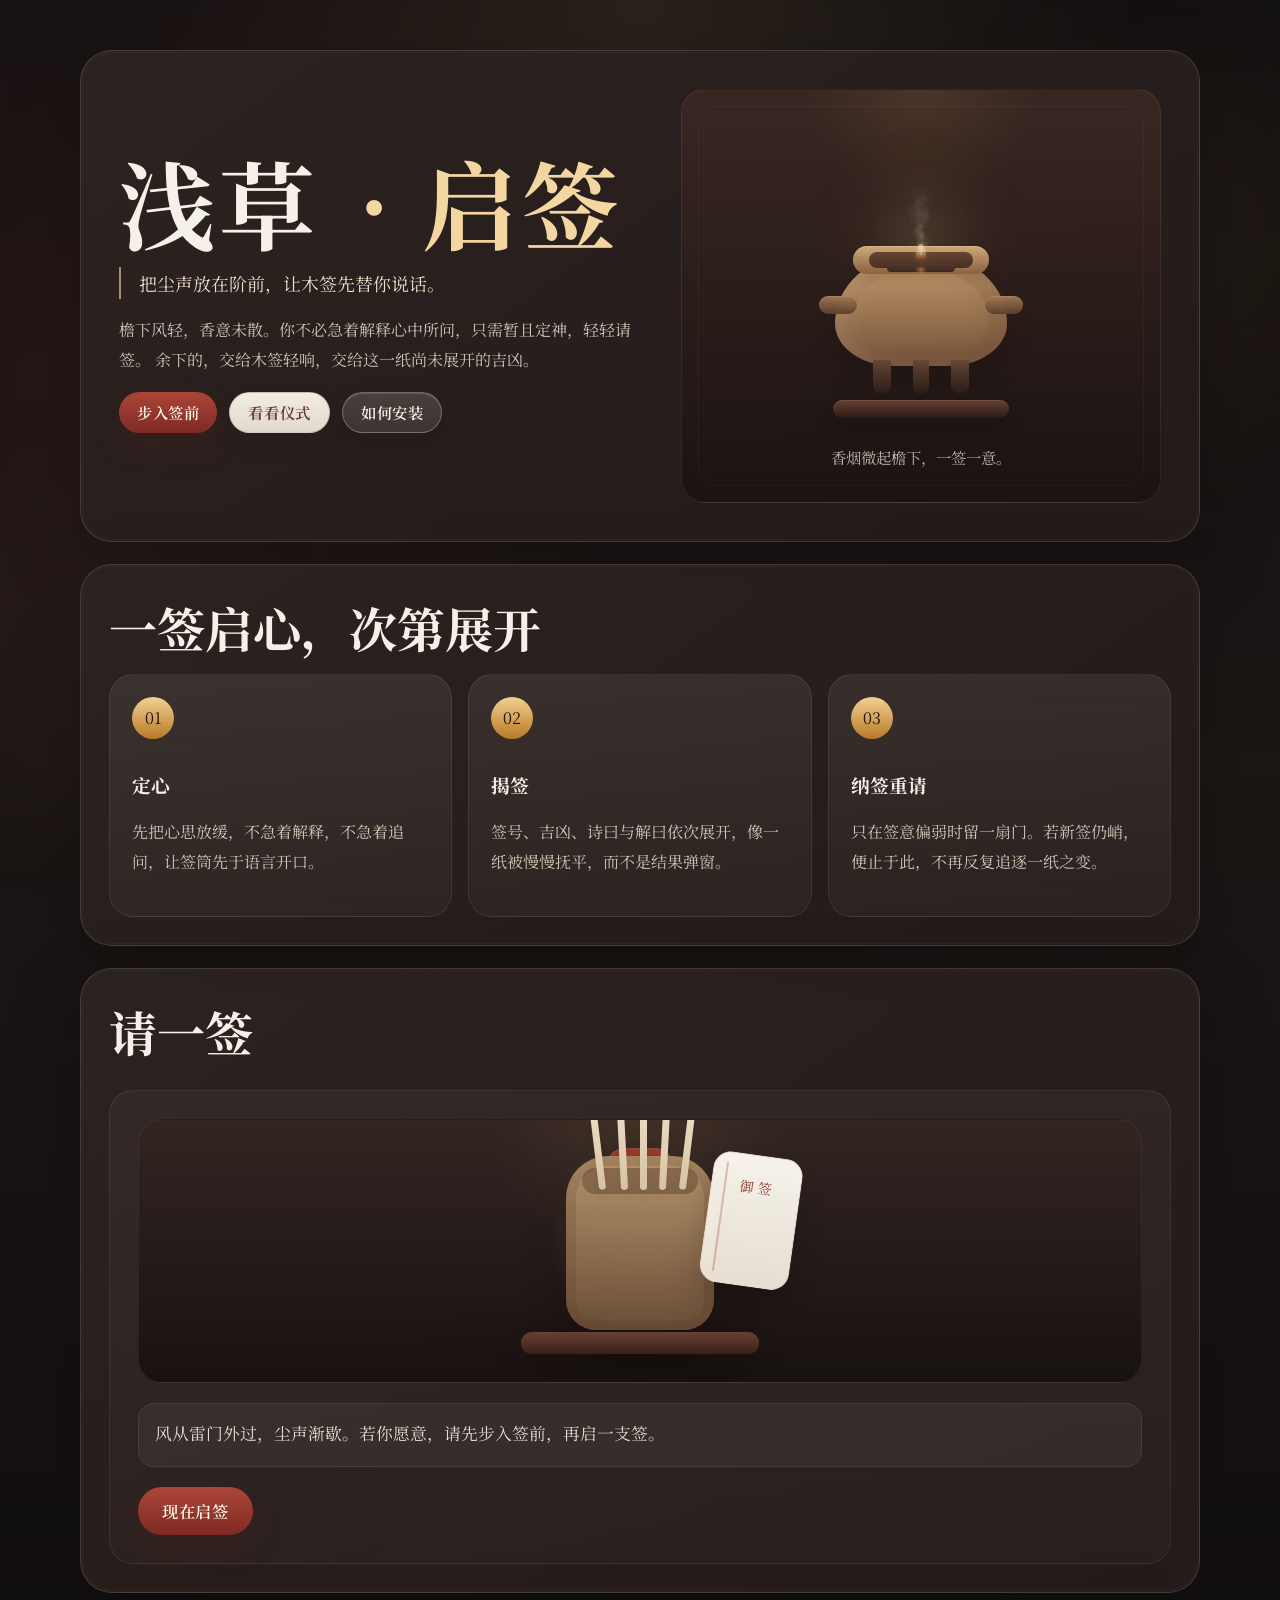
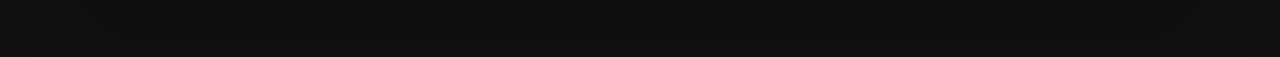
<file: index.html>
<!doctype html>
<html lang="zh-CN">
  <head>
    <meta charset="utf-8" />
    <meta http-equiv="refresh" content="0; url=./app/" />
    <meta name="viewport" content="width=device-width, initial-scale=1" />
    <title>浅草寺 · 启签</title>
    <script>
      window.location.replace("./app/");
    </script>
  </head>
  <body>
    <p>正在前往 <a href="./app/">浅草寺 · 启签</a>。</p>
  </body>
</html>
</file>
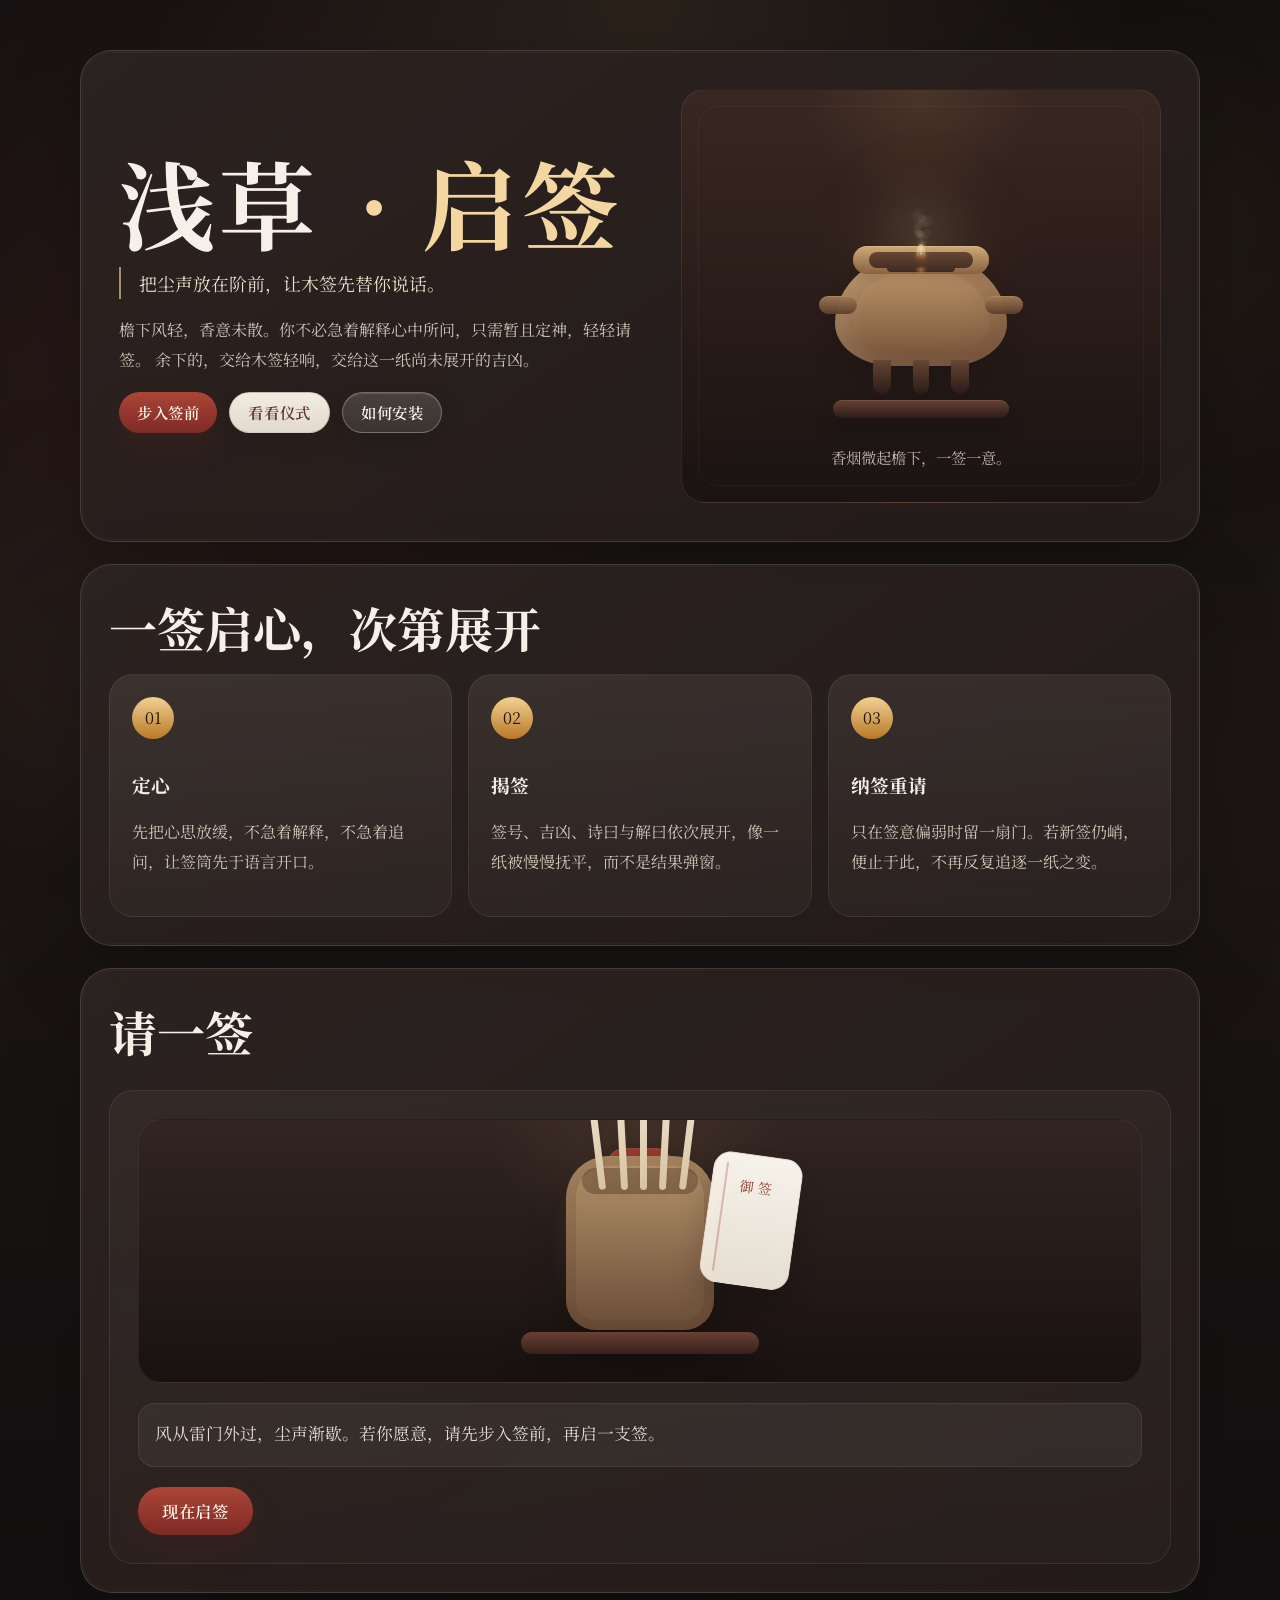
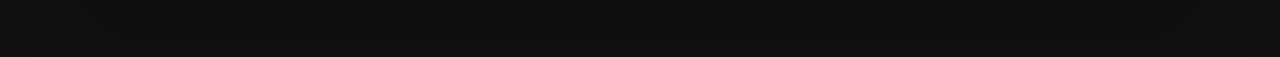
<file: app/index.html>
<!doctype html>
<html lang="zh-CN">
  <head>
    <meta charset="utf-8" />
    <meta
      name="viewport"
      content="width=device-width, initial-scale=1, viewport-fit=cover"
    />
    <meta name="theme-color" content="#7b261b" />
    <meta
      name="description"
      content="浅草·启签 app：以更有仪式感的移动端体验，请一支真实的浅草观音灵签。"
    />
    <meta name="mobile-web-app-capable" content="yes" />
    <meta name="apple-mobile-web-app-capable" content="yes" />
    <meta name="apple-mobile-web-app-title" content="浅草·启签" />
    <meta name="apple-mobile-web-app-status-bar-style" content="black-translucent" />
    <title>浅草·启签</title>
    <link rel="preconnect" href="https://fonts.googleapis.com" />
    <link rel="preconnect" href="https://fonts.gstatic.com" crossorigin />
    <link
      rel="stylesheet"
      href="https://fonts.googleapis.com/css2?family=Noto+Serif+SC:wght@400;500;600;700&display=swap"
    />
    <link rel="icon" href="./icon.svg" type="image/svg+xml" />
    <link rel="apple-touch-icon" href="./icons/apple-touch-icon-180.png" />
    <link rel="manifest" href="./manifest.webmanifest" />
    <link rel="stylesheet" href="./styles.css?v=20260418-incense4" />
  </head>
  <body>
    <div class="page-glow page-glow-a"></div>
    <div class="page-glow page-glow-b"></div>

    <main class="app-shell">
      <section class="hero panel">
        <div class="hero-copy">
          <h1>
            浅草
            <span>· 启签</span>
          </h1>
          <blockquote>
            把尘声放在阶前，让木签先替你说话。
          </blockquote>
          <p class="hero-body">
            檐下风轻，香意未散。你不必急着解释心中所问，只需暂且定神，轻轻请签。
            余下的，交给木签轻响，交给这一纸尚未展开的吉凶。
          </p>
          <div class="hero-actions">
            <button class="button button-primary" id="start-ritual">
              步入签前
            </button>
            <button class="button button-secondary" id="scroll-overview">
              看看仪式
            </button>
            <button class="button button-ghost" id="install-app" hidden>
              安装到手机
            </button>
          </div>
          <p class="install-note hidden" id="install-hint"></p>
        </div>

        <div class="hero-scene" aria-hidden="true">
          <div class="hero-incense">
            <div class="incense-aura"></div>
            <div class="incense-smoke">
              <canvas class="smoke-canvas" id="hero-smoke"></canvas>
            </div>
            <div class="incense-burner">
              <div class="incense-mouth"></div>
              <div class="incense-ash"></div>
              <div class="incense-ember"></div>
              <div class="incense-flame-shell">
                <div class="incense-flame"></div>
              </div>
              <span class="incense-handle incense-handle-left"></span>
              <span class="incense-handle incense-handle-right"></span>
              <span class="incense-foot incense-foot-left"></span>
              <span class="incense-foot incense-foot-center"></span>
              <span class="incense-foot incense-foot-right"></span>
            </div>
            <div class="incense-plinth"></div>
          </div>
          <div class="scene-caption">香烟微起檐下，一签一意。</div>
        </div>
      </section>

      <section class="overview panel" id="overview">
        <div class="overview-heading">
          <h2>一签启心，次第展开</h2>
        </div>
        <div class="overview-grid">
          <article class="overview-card">
            <span class="overview-step">01</span>
            <h3>定心</h3>
            <p>先把心思放缓，不急着解释，不急着追问，让签筒先于语言开口。</p>
          </article>
          <article class="overview-card">
            <span class="overview-step">02</span>
            <h3>揭签</h3>
            <p>签号、吉凶、诗曰与解曰依次展开，像一纸被慢慢抚平，而不是结果弹窗。</p>
          </article>
          <article class="overview-card">
            <span class="overview-step">03</span>
            <h3>纳签重请</h3>
            <p>只在签意偏弱时留一扇门。若新签仍峭，便止于此，不再反复追逐一纸之变。</p>
          </article>
        </div>
      </section>

      <section class="ritual panel ritual-panel" id="ritual-panel">
        <div class="panel-heading">
          <div>
            <h2 id="ritual-title">请一签</h2>
          </div>
          <button class="button button-ghost" id="reset-session" hidden>
            收起签纸
          </button>
        </div>

        <div class="ritual-stage" id="ritual-stage">
          <div class="ritual-machine" id="ritual-machine" aria-hidden="true">
            <div class="machine-aura"></div>
            <div class="machine-label">签筒</div>
            <div class="machine-vessel">
              <span class="machine-stick machine-stick-a"></span>
              <span class="machine-stick machine-stick-b"></span>
              <span class="machine-stick machine-stick-c"></span>
              <span class="machine-stick machine-stick-d"></span>
              <span class="machine-stick machine-stick-e"></span>
            </div>
            <div class="machine-slip-card">
              <span>御签</span>
            </div>
            <div class="machine-base"></div>
          </div>

          <div class="ritual-status" id="ritual-status">
            把指尖轻轻停在这里，等一支签从静里响出来。
          </div>

          <div class="ritual-actions" id="ritual-actions">
            <button class="button button-primary button-large" id="draw-button">
              现在启签
            </button>
          </div>
        </div>

        <section class="result hidden" id="result-card" aria-live="polite">
          <div class="result-topline" id="result-topline"></div>
          <div class="result-reveal" id="result-reveal"></div>
          <div class="fortune-chip" id="fortune-chip"></div>

          <section class="fortune-section">
            <h3>诗曰</h3>
            <p class="poem" id="fortune-poem"></p>
          </section>

          <section class="fortune-section">
            <h3>签意</h3>
            <p class="explain" id="fortune-summary"></p>
            <p class="explain explain-detail" id="fortune-explain"></p>
          </section>

          <section class="fortune-section">
            <h3>解曰</h3>
            <ul class="guidance-list" id="fortune-guidance"></ul>
          </section>

          <section class="ritual-note hidden" id="redraw-note">
            <h3>若你不欲留此签</h3>
            <p id="redraw-invitation"></p>
            <p id="redraw-ritual"></p>
            <p id="redraw-shift"></p>
          </section>

          <section class="ritual-note hidden" id="fate-shift-note">
            <h3>转势</h3>
            <p id="fate-shift-before"></p>
            <p id="fate-shift-after"></p>
          </section>

          <section class="ritual-stop hidden" id="stop-note">
            <p class="stop-label">今日宜止</p>
            <p>
              新签仍示峭意，今日的签话已经说尽。与其再追一纸之变，不如先把脚步放稳，把心火慢慢收低。
            </p>
          </section>

          <p class="result-closing" id="result-closing"></p>

          <div class="result-actions" id="result-actions"></div>
        </section>
      </section>
    </main>

    <dialog class="ritual-dialog" id="redraw-dialog">
      <form method="dialog" class="ritual-dialog-card">
        <h3>纳签重请</h3>
        <p>
          旧签若你不愿强留，便把它留在纸上，让那一段滞气止于此处。若你决定再启一回，新签将只照见从此刻起的路数。
        </p>
        <div class="dialog-actions">
          <button class="button button-secondary" value="cancel">再想想</button>
          <button class="button button-primary" id="confirm-redraw" value="default">
            销此旧签，再启新签
          </button>
        </div>
      </form>
    </dialog>

    <dialog class="ritual-dialog" id="install-dialog">
      <form method="dialog" class="ritual-dialog-card">
        <h3>添加到主屏幕</h3>
        <p class="dialog-copy" id="install-dialog-copy"></p>
        <ul class="dialog-list" id="install-dialog-steps"></ul>
        <div class="dialog-actions">
          <button class="button button-secondary" id="close-install-dialog" value="cancel">
            我知道了
          </button>
        </div>
      </form>
    </dialog>

    <template id="action-button-template">
      <button class="button"></button>
    </template>

    <script type="module" src="./app.js?v=20260418-wind4"></script>
  </body>
</html>
</file>
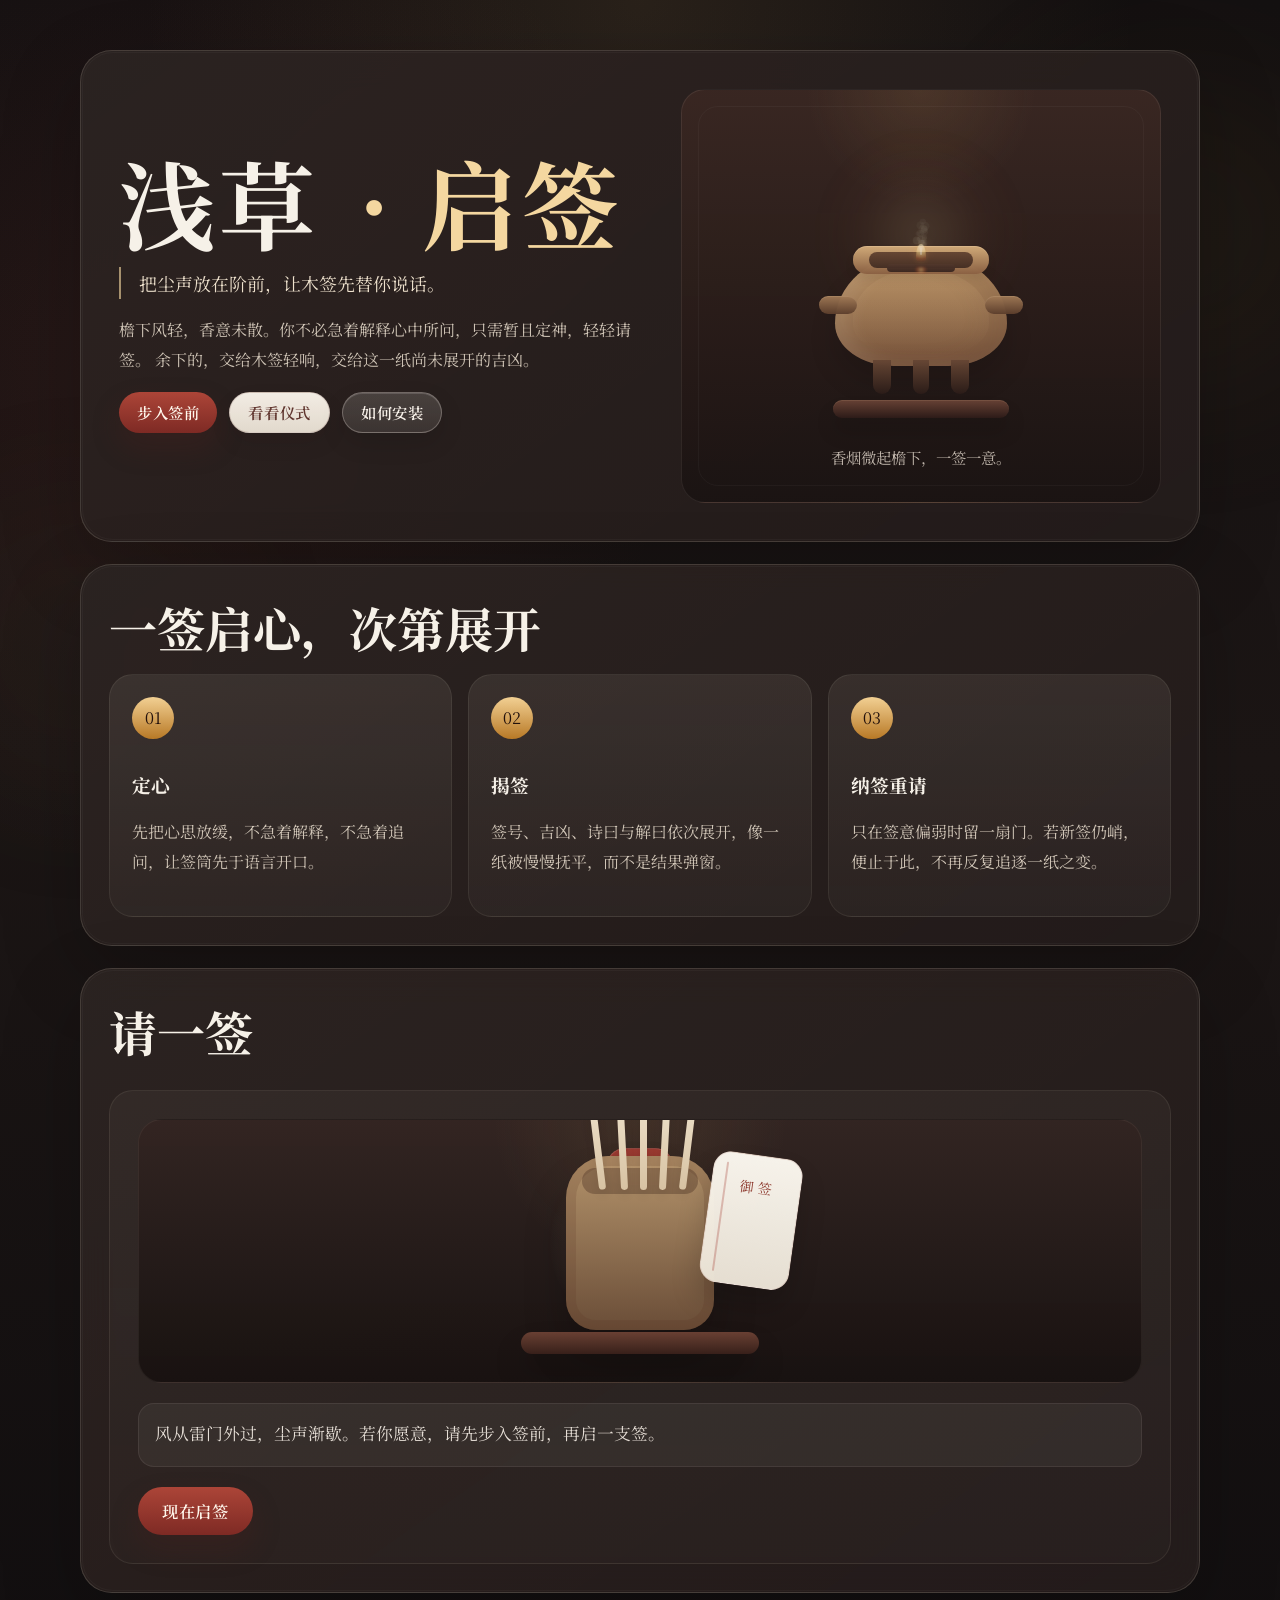
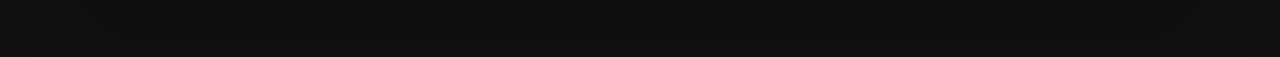
<file: ios/AsakusaOmikuji/AsakusaOmikuji/WebAssets/index.html>
<!doctype html>
<html lang="zh-CN">
  <head>
    <meta charset="utf-8" />
    <meta http-equiv="refresh" content="0; url=./app/" />
    <meta name="viewport" content="width=device-width, initial-scale=1" />
    <title>浅草·启签</title>
    <script>
      window.location.replace("./app/");
    </script>
  </head>
  <body>
    <p>正在前往 <a href="./app/">浅草·启签</a>。</p>
  </body>
</html>
</file>
<file: app/styles.css>
:root {
  --bg-ink: #141111;
  --bg-lacquer: #241b19;
  --bg-rust: #5b3029;
  --paper: #f6f1e8;
  --paper-deep: #e9dfcf;
  --gold: #b38b52;
  --vermilion: #a33d33;
  --vermilion-deep: #7e2a24;
  --wood: #8b6848;
  --sumi: #211816;
  --gold-soft: rgba(191, 138, 44, 0.22);
  --moss: #55674f;
  --ink: #251815;
  --ink-soft: rgba(37, 24, 21, 0.74);
  --line: rgba(255, 245, 227, 0.14);
  --shadow: 0 28px 80px rgba(0, 0, 0, 0.22);
  --radius-xl: 32px;
  --radius-lg: 24px;
  --radius-md: 18px;
  --ease-out: cubic-bezier(0.2, 0.8, 0.2, 1);
  font-family: "Noto Serif SC", "Songti SC", "STSong", "Iowan Old Style",
    "Palatino Linotype", "Book Antiqua", Baskerville, "Times New Roman", serif;
}

* {
  box-sizing: border-box;
}

html {
  scroll-behavior: smooth;
}

body {
  margin: 0;
  min-height: 100vh;
  color: var(--paper);
  background:
    radial-gradient(circle at top, rgba(179, 139, 82, 0.14), transparent 28%),
    radial-gradient(circle at 14% 22%, rgba(163, 61, 51, 0.12), transparent 30%),
    linear-gradient(180deg, #131011 0%, #1c1615 46%, #120f10 100%);
  overflow-x: hidden;
}

body::before {
  content: "";
  position: fixed;
  inset: 0;
  pointer-events: none;
  background-image:
    linear-gradient(115deg, rgba(255, 255, 255, 0.018), transparent 36%),
    linear-gradient(65deg, rgba(255, 255, 255, 0.012), transparent 28%),
    repeating-linear-gradient(
      90deg,
      rgba(255, 255, 255, 0.01),
      rgba(255, 255, 255, 0.01) 1px,
      transparent 1px,
      transparent 26px
    );
  mask-image: radial-gradient(circle at center, black, transparent 88%);
  opacity: 0.2;
}

.page-glow {
  position: fixed;
  border-radius: 999px;
  filter: blur(90px);
  opacity: 0.34;
  pointer-events: none;
}

.page-glow-a {
  width: 20rem;
  height: 20rem;
  top: 8%;
  right: -4rem;
  background: rgba(191, 138, 44, 0.2);
}

.page-glow-b {
  width: 18rem;
  height: 18rem;
  bottom: 12%;
  left: -4rem;
  background: rgba(104, 133, 88, 0.14);
}

.app-shell {
  position: relative;
  z-index: 1;
  width: min(1120px, calc(100% - 32px));
  margin: 0 auto;
  padding: 28px 0 64px;
}

.panel {
  position: relative;
  overflow: hidden;
  margin-top: 22px;
  border: 1px solid var(--line);
  border-radius: var(--radius-xl);
  background:
    linear-gradient(145deg, rgba(255, 245, 227, 0.05), rgba(255, 245, 227, 0.02)),
    rgba(32, 24, 23, 0.94);
  box-shadow: var(--shadow);
  backdrop-filter: blur(18px);
}

.panel::after {
  content: "";
  position: absolute;
  inset: 1px;
  border-radius: calc(var(--radius-xl) - 1px);
  pointer-events: none;
  border: 1px solid rgba(255, 255, 255, 0.03);
}

.hero {
  display: grid;
  gap: 32px;
  padding: 28px;
}

.eyebrow {
  margin: 0 0 14px;
  font-size: 0.78rem;
  letter-spacing: 0.22em;
  text-transform: uppercase;
  color: rgba(245, 236, 218, 0.58);
}

.hero h1 {
  margin: 0;
  font-size: clamp(3rem, 9vw, 6rem);
  line-height: 0.92;
  letter-spacing: 0.04em;
}

.hero h1 span {
  display: inline-block;
  margin-left: 0.12em;
  color: #f4d7a0;
}

blockquote {
  margin: 20px 0 0;
  padding-left: 18px;
  border-left: 2px solid rgba(244, 215, 160, 0.62);
  font-size: 1.12rem;
  line-height: 1.8;
  color: rgba(255, 242, 220, 0.92);
}

.hero-body,
.overview-card p {
  font-size: 1rem;
  line-height: 1.9;
  color: rgba(255, 243, 226, 0.78);
}

.install-note {
  margin: 12px 0 0;
  font-size: 0.94rem;
  line-height: 1.8;
  color: rgba(255, 243, 226, 0.7);
}

.hero-actions,
.ritual-actions,
.dialog-actions,
.result-actions {
  display: flex;
  flex-wrap: wrap;
  gap: 12px;
}

.button {
  appearance: none;
  border: 0;
  border-radius: 999px;
  padding: 12px 18px;
  font: inherit;
  font-size: 0.96rem;
  line-height: 1;
  font-weight: 600;
  letter-spacing: 0.04em;
  cursor: pointer;
  transition:
    transform 220ms var(--ease-out),
    box-shadow 220ms var(--ease-out),
    background-color 220ms var(--ease-out),
    color 220ms var(--ease-out),
    opacity 220ms var(--ease-out);
}

.button:focus-visible {
  outline: 2px solid rgba(244, 215, 160, 0.72);
  outline-offset: 2px;
}

.button:hover {
  transform: translateY(-1px);
}

.button:active {
  transform: translateY(0);
}

.button:disabled {
  cursor: wait;
  opacity: 0.65;
}

.button-primary {
  color: #fff7ec;
  background:
    linear-gradient(180deg, rgba(172, 69, 56, 1), rgba(126, 42, 36, 1));
  box-shadow: 0 14px 28px rgba(88, 32, 27, 0.26);
}

.button-secondary {
  color: #60362f;
  background:
    linear-gradient(180deg, rgba(246, 241, 232, 0.98), rgba(234, 225, 212, 0.96));
  border: 1px solid rgba(96, 54, 47, 0.18);
  box-shadow: 0 10px 22px rgba(23, 14, 13, 0.08);
}

.button-ghost {
  color: rgba(250, 244, 236, 0.98);
  background:
    linear-gradient(180deg, rgba(246, 241, 232, 0.16), rgba(246, 241, 232, 0.1));
  border: 1px solid rgba(246, 241, 232, 0.28);
  box-shadow:
    inset 0 1px 0 rgba(255, 255, 255, 0.14),
    0 10px 24px rgba(0, 0, 0, 0.12);
}

.panel-heading .button-ghost {
  color: #fff8f0;
  background:
    linear-gradient(180deg, rgba(246, 241, 232, 0.18), rgba(246, 241, 232, 0.12));
  border-color: rgba(246, 241, 232, 0.34);
}

.button-large {
  padding-inline: 24px;
  padding-block: 16px;
  font-size: 1.02rem;
}

.hero-scene {
  --gust-x: 0;
  --gust-y: 0;
  position: relative;
  min-height: 360px;
  padding: 28px 28px 30px;
  display: flex;
  flex-direction: column;
  align-items: center;
  justify-content: flex-end;
  border-radius: var(--radius-lg);
  background:
    radial-gradient(circle at top, rgba(179, 139, 82, 0.14), transparent 24%),
    linear-gradient(180deg, rgba(58, 39, 34, 0.96), rgba(27, 20, 19, 0.98));
  border: 1px solid rgba(255, 242, 220, 0.08);
}

.hero-incense {
  position: relative;
  width: 264px;
  height: 300px;
  margin-top: auto;
  display: flex;
  align-items: flex-end;
  justify-content: center;
}

.incense-aura {
  position: absolute;
  top: 14px;
  width: 204px;
  height: 204px;
  border-radius: 999px;
  background:
    radial-gradient(circle, rgba(238, 206, 148, 0.2), rgba(164, 88, 56, 0.05) 44%, transparent 74%);
  filter: blur(14px);
  opacity: 0.72;
}

.incense-smoke {
  position: absolute;
  left: 50%;
  top: -26px;
  width: 224px;
  height: 206px;
  pointer-events: none;
  transform: translateX(-50%);
}

.smoke-canvas {
  display: block;
  width: 100%;
  height: 100%;
  opacity: 0.9;
  mix-blend-mode: screen;
  -webkit-mask-image:
    radial-gradient(circle at 50% 66%, rgba(0, 0, 0, 1) 0, rgba(0, 0, 0, 0.96) 42%, rgba(0, 0, 0, 0.74) 58%, transparent 88%);
  mask-image:
    radial-gradient(circle at 50% 66%, rgba(0, 0, 0, 1) 0, rgba(0, 0, 0, 0.96) 42%, rgba(0, 0, 0, 0.74) 58%, transparent 88%);
}

.incense-burner {
  position: absolute;
  bottom: 52px;
  width: 172px;
  height: 112px;
  border-radius: 46% 46% 34% 34% / 62% 62% 38% 38%;
  background:
    linear-gradient(180deg, rgba(190, 150, 103, 0.98), rgba(118, 82, 58, 0.98));
  box-shadow:
    inset -18px 0 24px rgba(79, 53, 40, 0.14),
    inset 14px 0 18px rgba(255, 240, 214, 0.12),
    0 18px 28px rgba(0, 0, 0, 0.14);
}

.incense-burner::before {
  content: "";
  position: absolute;
  inset: 16px 18px 12px;
  border-radius: 46% 46% 34% 34% / 58% 58% 36% 36%;
  background:
    linear-gradient(180deg, rgba(209, 171, 125, 0.28), rgba(118, 82, 58, 0.06));
  opacity: 0.7;
}

.incense-mouth {
  position: absolute;
  top: -8px;
  left: 50%;
  width: 136px;
  height: 28px;
  transform: translateX(-50%);
  border-radius: 999px;
  background:
    linear-gradient(180deg, rgba(211, 172, 122, 0.98), rgba(138, 96, 66, 0.98));
  box-shadow:
    inset 0 1px 0 rgba(245, 222, 188, 0.24),
    0 6px 10px rgba(0, 0, 0, 0.08);
}

.incense-mouth::after {
  content: "";
  position: absolute;
  inset: 6px 16px;
  border-radius: 999px;
  background:
    linear-gradient(180deg, rgba(92, 61, 45, 0.9), rgba(61, 40, 31, 0.9));
}

.incense-ash {
  position: absolute;
  top: 10px;
  left: 50%;
  width: 68px;
  height: 8px;
  transform: translateX(-50%);
  border-radius: 999px;
  background:
    linear-gradient(180deg, rgba(82, 56, 44, 0.94), rgba(54, 36, 30, 0.94));
}

.incense-ember {
  position: absolute;
  top: 13px;
  left: 50%;
  width: 12px;
  height: 6px;
  transform: translateX(-50%);
  border-radius: 999px;
  background:
    radial-gradient(circle at 50% 50%, rgba(255, 210, 132, 0.9), rgba(196, 88, 42, 0.54) 58%, rgba(196, 88, 42, 0) 100%);
  filter: blur(0.9px);
  opacity: 0.54;
  animation: ember-pulse 5.2s ease-in-out infinite;
}

.incense-flame-shell {
  position: absolute;
  top: -10px;
  left: 50%;
  width: 10px;
  height: 18px;
  transform:
    translateX(calc(-50% + (var(--gust-x) * 1.8px)))
    rotate(calc(var(--gust-x) * 4deg));
  transform-origin: center bottom;
}

.incense-flame {
  position: absolute;
  inset: 0;
  border-radius: 58% 58% 42% 42% / 76% 76% 24% 24%;
  background:
    radial-gradient(circle at 50% 22%, rgba(255, 250, 241, 0.92), rgba(251, 216, 138, 0.72) 38%, rgba(214, 98, 44, 0.34) 74%, rgba(214, 98, 44, 0) 100%);
  filter: blur(0.3px) brightness(0.94);
  opacity: 0.72;
  box-shadow:
    0 0 5px rgba(255, 196, 108, 0.16),
    0 0 11px rgba(214, 104, 48, 0.08);
  animation: flame-real 2.1s cubic-bezier(0.34, 0.08, 0.25, 1) infinite;
}

.incense-flame::before {
  content: "";
  position: absolute;
  inset: -4px -5px 0;
  border-radius: 999px;
  background:
    radial-gradient(circle at 50% 40%, rgba(255, 206, 118, 0.18), rgba(255, 206, 118, 0) 74%);
  filter: blur(4px);
  animation: flame-glow 2.8s ease-in-out infinite;
}

.incense-flame::after {
  content: "";
  position: absolute;
  left: 50%;
  top: 4px;
  width: 2px;
  height: 7px;
  transform: translateX(-50%);
  border-radius: 999px;
  background: rgba(255, 250, 238, 0.76);
  filter: blur(0.35px);
  opacity: 0.72;
}

.incense-handle {
  position: absolute;
  top: 42px;
  width: 38px;
  height: 18px;
  border-radius: 999px;
  background:
    linear-gradient(180deg, rgba(161, 122, 86, 0.96), rgba(92, 62, 44, 0.96));
  box-shadow: inset 0 1px 0 rgba(241, 214, 179, 0.14);
}

.incense-handle-left {
  left: -16px;
}

.incense-handle-right {
  right: -16px;
}

.incense-foot {
  position: absolute;
  bottom: -28px;
  width: 18px;
  height: 34px;
  border-radius: 0 0 12px 12px;
  background:
    linear-gradient(180deg, rgba(102, 70, 52, 0.98), rgba(43, 28, 24, 0.98));
}

.incense-foot-left {
  left: 38px;
}

.incense-foot-center {
  left: 50%;
  width: 16px;
  transform: translateX(-50%);
}

.incense-foot-right {
  right: 38px;
}

.incense-plinth {
  position: absolute;
  bottom: 0;
  width: 176px;
  height: 18px;
  border-radius: 999px;
  background:
    linear-gradient(180deg, rgba(104, 66, 53, 0.98), rgba(45, 27, 24, 0.98));
  box-shadow:
    inset 0 1px 0 rgba(228, 197, 159, 0.12),
    0 14px 20px rgba(0, 0, 0, 0.14);
}

.hero-scene::after {
  content: "";
  position: absolute;
  inset: 16px;
  border-radius: calc(var(--radius-lg) - 4px);
  border: 1px solid rgba(255, 255, 255, 0.035);
  pointer-events: none;
}

.scene-aura {
  position: absolute;
  top: 42px;
  width: 180px;
  height: 180px;
  border-radius: 999px;
  background: radial-gradient(circle, rgba(242, 218, 176, 0.3), transparent 70%);
  opacity: 0.64;
}

.scene-crest {
  position: absolute;
  top: 26px;
  width: 104px;
  height: 104px;
  border-radius: 50%;
  background:
    radial-gradient(circle at 50% 42%, rgba(244, 215, 160, 0.24), rgba(163, 61, 51, 0.16) 52%, transparent 72%);
  border: 1px solid rgba(255, 232, 214, 0.14);
  box-shadow:
    inset 0 1px 0 rgba(255, 255, 255, 0.08),
    0 18px 38px rgba(0, 0, 0, 0.14);
}

.scene-crest::before,
.scene-crest::after {
  content: "";
  position: absolute;
  left: 50%;
  transform: translateX(-50%);
}

.scene-crest::before {
  top: -30px;
  width: 1px;
  height: 30px;
  background: linear-gradient(180deg, rgba(244, 215, 160, 0.42), transparent);
}

.scene-crest::after {
  inset: 16px;
  border-radius: 50%;
  border: 1px solid rgba(244, 215, 160, 0.18);
  box-shadow: inset 0 0 0 10px rgba(255, 245, 227, 0.02);
  transform: none;
}

.scene-vessel {
  position: absolute;
  bottom: 84px;
  width: 156px;
  height: 194px;
  border-radius: 44px 44px 32px 32px;
  background:
    linear-gradient(180deg, rgba(183, 150, 109, 0.98), rgba(107, 78, 56, 0.98));
  box-shadow:
    inset 0 0 0 10px rgba(90, 54, 34, 0.18),
    0 24px 42px rgba(0, 0, 0, 0.2);
  z-index: 2;
}

.scene-vessel::before {
  content: "";
  position: absolute;
  inset: 12px 16px auto;
  height: 24px;
  border-radius: 999px;
  background: rgba(74, 49, 36, 0.38);
}

.scene-stick,
.machine-stick {
  position: absolute;
  bottom: 140px;
  width: 7px;
  height: 118px;
  border-radius: 999px;
  background: linear-gradient(180deg, #f4ead7, #d7c2a2);
  box-shadow: 0 6px 10px rgba(0, 0, 0, 0.08);
}

.scene-stick-a,
.machine-stick-a {
  left: 26px;
  transform: rotate(-7deg);
}

.scene-stick-b,
.machine-stick-b {
  left: 52px;
  transform: rotate(-3deg);
}

.scene-stick-c,
.machine-stick-c {
  left: 74px;
}

.scene-stick-d,
.machine-stick-d {
  left: 96px;
  transform: rotate(3deg);
}

.scene-stick-e,
.machine-stick-e {
  left: 120px;
  transform: rotate(7deg);
}

.scene-slip-paper {
  position: absolute;
  right: 92px;
  bottom: 118px;
  width: 96px;
  height: 136px;
  padding-top: 22px;
  border-radius: 18px;
  background:
    linear-gradient(180deg, rgba(250, 247, 239, 0.98), rgba(234, 226, 213, 0.98));
  border: 1px solid rgba(126, 42, 36, 0.12);
  box-shadow: 0 22px 36px rgba(0, 0, 0, 0.18);
  transform: rotate(8deg);
  color: #8f3c31;
  font-size: 0.92rem;
  letter-spacing: 0.26em;
  text-align: center;
  z-index: 1;
}

.scene-slip-paper::before,
.machine-slip-card::before {
  content: "";
  position: absolute;
  inset: 10px auto 10px 12px;
  width: 2px;
  border-radius: 999px;
  background: rgba(163, 61, 51, 0.3);
}

.scene-slip-paper span,
.machine-slip-card span {
  display: inline-block;
  transform: translateX(0.13em);
}

.scene-base {
  position: relative;
  width: 248px;
  height: 24px;
  border-radius: 999px;
  background: linear-gradient(180deg, #694033, #38201a);
  box-shadow: 0 18px 32px rgba(0, 0, 0, 0.18);
}

.scene-caption {
  position: relative;
  margin-top: 26px;
  font-size: 0.96rem;
  line-height: 1.8;
  color: rgba(255, 244, 230, 0.72);
}

@keyframes ember-pulse {
  0%,
  100% {
    opacity: 0.42;
    transform: translateX(-50%) scale(0.88);
  }
  42% {
    opacity: 0.76;
    transform: translateX(-50%) scale(1.03);
  }
  68% {
    opacity: 0.56;
    transform: translateX(-50%) scale(0.94);
  }
}

@keyframes flame-real {
  0%,
  100% {
    transform: translateX(0) rotate(-1deg) scale(0.82, 0.92);
    filter: blur(0.32px) brightness(0.82);
    opacity: 0.58;
  }
  24% {
    transform: translateX(-0.24px) rotate(1deg) scale(0.95, 1.08);
    filter: blur(0.22px) brightness(1.08);
    opacity: 0.76;
  }
  51% {
    transform: translateX(0.26px) rotate(-0.8deg) scale(0.8, 0.88);
    filter: blur(0.38px) brightness(0.74);
    opacity: 0.5;
  }
  74% {
    transform: translateX(-0.18px) rotate(0.6deg) scale(0.88, 1);
    filter: blur(0.26px) brightness(0.96);
    opacity: 0.7;
  }
}

@keyframes flame-glow {
  0%,
  100% {
    opacity: 0.1;
    transform: scale(0.84);
  }
  46% {
    opacity: 0.22;
    transform: scale(1);
  }
}

@keyframes wax-fall-a {
  0%,
  12%,
  100% {
    height: 54px;
    transform: translateY(0);
  }
  45% {
    height: 62px;
    transform: translateY(2px);
  }
  68% {
    height: 70px;
    transform: translateY(5px);
  }
}

@keyframes wax-fall-b {
  0%,
  18%,
  100% {
    height: 40px;
    transform: translateY(0);
  }
  52% {
    height: 48px;
    transform: translateY(2px);
  }
  76% {
    height: 56px;
    transform: translateY(5px);
  }
}

@keyframes wax-fall-c {
  0%,
  24%,
  100% {
    height: 26px;
    transform: translateY(0);
  }
  60% {
    height: 34px;
    transform: translateY(2px);
  }
  82% {
    height: 40px;
    transform: translateY(4px);
  }
}

.overview,
.ritual-panel {
  padding: 28px;
}

.overview-heading {
  margin-bottom: 12px;
}

.overview-grid {
  display: grid;
  gap: 16px;
}

.overview-card {
  padding: 22px;
  border-radius: var(--radius-lg);
  background:
    linear-gradient(180deg, rgba(255, 245, 227, 0.08), rgba(255, 245, 227, 0.03));
  border: 1px solid rgba(255, 245, 227, 0.07);
  transform: translateY(18px);
  opacity: 0;
  animation: rise-in 700ms var(--ease-out) forwards;
}

.overview-card:nth-child(2) {
  animation-delay: 120ms;
}

.overview-card:nth-child(3) {
  animation-delay: 220ms;
}

.overview-step {
  display: inline-flex;
  align-items: center;
  justify-content: center;
  width: 42px;
  height: 42px;
  border-radius: 999px;
  margin-bottom: 14px;
  color: #23110c;
  background: linear-gradient(180deg, #f2d093, #b87926);
}

.panel-heading {
  display: flex;
  align-items: start;
  justify-content: space-between;
  gap: 18px;
}

.panel-heading h2,
.overview-heading h2 {
  margin: 0;
  font-size: clamp(1.8rem, 4vw, 3rem);
}

.ritual-stage {
  display: grid;
  gap: 20px;
  margin-top: 24px;
  padding: 20px;
  border-radius: var(--radius-lg);
  background:
    linear-gradient(180deg, rgba(245, 236, 218, 0.045), rgba(245, 236, 218, 0.02));
  border: 1px solid rgba(245, 236, 218, 0.08);
}

.ritual-machine {
  position: relative;
  height: 264px;
  border-radius: var(--radius-lg);
  background:
    radial-gradient(circle at top, rgba(179, 139, 82, 0.12), transparent 26%),
    linear-gradient(180deg, rgba(51, 37, 34, 0.96), rgba(24, 18, 17, 0.98));
  overflow: hidden;
  border: 1px solid rgba(245, 236, 218, 0.06);
}

.machine-aura,
.machine-label,
.machine-vessel,
.machine-slip-card,
.machine-base {
  position: absolute;
  left: 50%;
  transform: translateX(-50%);
}

.machine-aura {
  top: 34px;
  width: 180px;
  height: 180px;
  border-radius: 999px;
  background: radial-gradient(circle, rgba(242, 218, 176, 0.22), transparent 72%);
}

.machine-label {
  top: 28px;
  padding: 8px 16px;
  border-radius: 999px;
  background:
    linear-gradient(180deg, rgba(163, 61, 51, 0.94), rgba(126, 42, 36, 0.98));
  border: 1px solid rgba(255, 232, 214, 0.16);
  font-size: 0.8rem;
  letter-spacing: 0.28em;
  color: rgba(252, 244, 233, 0.96);
  box-shadow: 0 14px 24px rgba(0, 0, 0, 0.12);
}

.machine-vessel {
  bottom: 52px;
  width: 148px;
  height: 174px;
  border-radius: 42px 42px 30px 30px;
  background:
    linear-gradient(180deg, rgba(183, 150, 109, 0.98), rgba(107, 78, 56, 0.98));
  box-shadow:
    inset 0 0 0 10px rgba(90, 54, 34, 0.18),
    0 28px 44px rgba(0, 0, 0, 0.2);
  transform-origin: center bottom;
}

.machine-vessel::before {
  content: "";
  position: absolute;
  inset: 12px 16px auto;
  height: 26px;
  border-radius: 999px;
  background: rgba(74, 49, 36, 0.38);
}

.machine-slip-card {
  bottom: 96px;
  margin-left: 102px;
  width: 90px;
  height: 132px;
  padding-top: 21px;
  border-radius: 18px;
  background:
    linear-gradient(180deg, rgba(250, 247, 239, 0.98), rgba(234, 226, 213, 0.98));
  border: 1px solid rgba(126, 42, 36, 0.12);
  box-shadow: 0 18px 28px rgba(0, 0, 0, 0.18);
  color: #8f3c31;
  font-size: 0.88rem;
  letter-spacing: 0.26em;
  text-align: center;
  transform: translateX(-50%) rotate(8deg);
  transform-origin: center bottom;
}

.machine-base {
  bottom: 28px;
  width: 238px;
  height: 22px;
  border-radius: 999px;
  background: linear-gradient(180deg, #694033, #38201a);
  box-shadow: 0 18px 30px rgba(0, 0, 0, 0.18);
}

.ritual-machine.is-drawing .machine-vessel {
  animation: vessel-sway 1100ms var(--ease-out);
}

.ritual-machine.is-drawing .machine-slip-card {
  animation: slip-lift 1100ms var(--ease-out);
}

.ritual-machine.is-drawing .machine-stick {
  animation: stick-shiver 1100ms var(--ease-out);
}

.ritual-status {
  min-height: 64px;
  padding: 14px 16px;
  border-radius: 16px;
  background: rgba(246, 241, 232, 0.05);
  border: 1px solid rgba(246, 241, 232, 0.08);
  font-size: 1.05rem;
  line-height: 1.8;
  color: rgba(255, 247, 238, 0.88);
}

.result {
  position: relative;
  margin-top: 26px;
  padding: 28px 24px 26px;
  border-radius: calc(var(--radius-lg) + 6px);
  background:
    linear-gradient(180deg, rgba(248, 243, 235, 0.99), rgba(237, 229, 216, 0.99));
  border: 1px solid rgba(104, 72, 60, 0.12);
  color: var(--ink);
  box-shadow: 0 28px 54px rgba(0, 0, 0, 0.18);
  transform: translateY(28px);
  opacity: 0;
  isolation: isolate;
}

.result.is-visible {
  animation: result-in 900ms var(--ease-out) forwards;
}

.result::before {
  content: "";
  position: absolute;
  inset: 12px;
  border-radius: calc(var(--radius-lg) - 2px);
  border: 1px solid rgba(120, 90, 72, 0.08);
  pointer-events: none;
}

.result::after {
  content: "";
  position: absolute;
  top: 22px;
  right: 24px;
  width: 38px;
  height: 38px;
  border-radius: 999px;
  background: radial-gradient(circle, rgba(163, 61, 51, 0.22), rgba(163, 61, 51, 0.05));
  pointer-events: none;
}

.hidden {
  display: none !important;
}

.result-topline {
  font-size: 1rem;
  line-height: 1.9;
  color: #5a443c;
}

.result-reveal {
  margin-top: 12px;
  font-size: clamp(1.7rem, 5vw, 2.7rem);
  line-height: 1.2;
  color: #201310;
}

.fortune-chip {
  display: inline-flex;
  align-items: center;
  margin-top: 18px;
  padding: 8px 14px;
  border-radius: 999px;
  background: rgba(82, 52, 44, 0.08);
  color: rgba(37, 24, 21, 0.9);
  font-weight: 600;
}

.fortune-chip[data-bucket="upper"] {
  background: rgba(163, 61, 51, 0.12);
  color: #8a3128;
}

.fortune-chip[data-bucket="middle"] {
  background: rgba(85, 103, 79, 0.15);
  color: #41513d;
}

.fortune-chip[data-bucket="lower"] {
  background: rgba(123, 38, 27, 0.12);
  color: #6a2218;
}

.fortune-section {
  margin-top: 24px;
}

.fortune-section h3,
.ritual-note h3 {
  margin: 0 0 10px;
  font-size: 1rem;
  letter-spacing: 0.14em;
  color: #8a3128;
}

.poem {
  margin: 0;
  padding: 18px 18px 18px 20px;
  border-radius: 18px;
  border-left: 3px solid rgba(163, 61, 51, 0.56);
  background: rgba(255, 255, 255, 0.5);
  white-space: pre-line;
  font-size: 1.28rem;
  line-height: 1.92;
  color: #1f130f;
}

.explain {
  margin: 0;
  color: #43312c;
}

.explain-detail {
  margin-top: 12px;
  padding: 16px 18px;
  border-radius: 16px;
  background: rgba(255, 255, 255, 0.42);
}

.guidance-list {
  list-style: none;
  margin: 0;
  padding: 0;
  display: grid;
  gap: 10px;
}

.guidance-list li {
  padding: 14px 14px 14px 16px;
  border-left: 3px solid rgba(163, 61, 51, 0.36);
  border-radius: 0 14px 14px 0;
  background: rgba(255, 255, 255, 0.48);
  color: #3d2b25;
  line-height: 1.75;
}

.ritual-note,
.ritual-stop {
  margin-top: 22px;
  padding: 18px;
  border-radius: var(--radius-md);
  background:
    linear-gradient(180deg, rgba(123, 38, 27, 0.08), rgba(123, 38, 27, 0.03));
  border: 1px solid rgba(123, 38, 27, 0.14);
}

.ritual-stop {
  background:
    linear-gradient(180deg, rgba(37, 24, 21, 0.08), rgba(37, 24, 21, 0.03));
  border-color: rgba(37, 24, 21, 0.12);
}

.ritual-note p,
.ritual-stop p {
  color: #46332d;
}

.stop-label {
  margin: 0 0 10px;
  font-size: 0.86rem;
  letter-spacing: 0.22em;
  text-transform: uppercase;
  color: rgba(37, 24, 21, 0.5);
}

.result-closing {
  margin: 24px 0 0;
  font-size: 1.04rem;
  line-height: 1.9;
  color: #40302b;
}

.result-actions {
  margin-top: 20px;
}

.ritual-dialog {
  width: min(92vw, 520px);
  padding: 0;
  border: 0;
  border-radius: var(--radius-xl);
  background: transparent;
}

.ritual-dialog::backdrop {
  background: rgba(17, 9, 8, 0.72);
  backdrop-filter: blur(10px);
}

.ritual-dialog-card {
  padding: 26px;
  border-radius: var(--radius-xl);
  background:
    linear-gradient(180deg, rgba(246, 239, 225, 0.98), rgba(232, 218, 193, 0.96));
  color: var(--ink);
  box-shadow: 0 32px 90px rgba(0, 0, 0, 0.32);
}

.ritual-dialog-card h3 {
  margin: 0;
  font-size: 2rem;
}

.ritual-dialog-card p {
  line-height: 1.92;
  color: rgba(37, 24, 21, 0.76);
}

.dialog-copy {
  margin-bottom: 10px;
}

.dialog-list {
  margin: 0;
  padding-left: 20px;
  color: rgba(37, 24, 21, 0.82);
  line-height: 1.9;
}

.dialog-list li + li {
  margin-top: 8px;
}

@keyframes drift {
  from {
    transform: translateY(0) scale(1);
    opacity: 0.5;
  }
  to {
    transform: translateY(-12px) scale(1.08);
    opacity: 0.14;
  }
}

@keyframes vessel-sway {
  0%,
  100% {
    transform: translateX(-50%) rotate(0deg);
  }
  15% {
    transform: translateX(-50%) rotate(-6deg);
  }
  35% {
    transform: translateX(-50%) rotate(8deg);
  }
  60% {
    transform: translateX(-50%) rotate(-5deg);
  }
  82% {
    transform: translateX(-50%) rotate(4deg);
  }
}

@keyframes slip-lift {
  0%,
  100% {
    transform: translateX(-50%) rotate(8deg) translateY(0);
  }
  50% {
    transform: translateX(-50%) rotate(6deg) translateY(-16px);
  }
}

@keyframes stick-shiver {
  0%,
  100% {
    margin-bottom: 0;
  }
  50% {
    margin-bottom: 10px;
  }
}

@keyframes result-in {
  from {
    opacity: 0;
    transform: translateY(28px);
  }
  to {
    opacity: 1;
    transform: translateY(0);
  }
}

@keyframes rise-in {
  from {
    opacity: 0;
    transform: translateY(18px);
  }
  to {
    opacity: 1;
    transform: translateY(0);
  }
}

@media (min-width: 900px) {
  .hero {
    grid-template-columns: minmax(0, 1.05fr) minmax(360px, 0.95fr);
    align-items: center;
    padding: 38px;
  }

  .overview-grid {
    grid-template-columns: repeat(3, minmax(0, 1fr));
  }

  .ritual-stage {
    padding: 28px;
  }
}

@media (max-width: 640px) {
  .app-shell {
    width: min(100% - 20px, 1000px);
    padding-top: 14px;
  }

  .panel,
  .hero-scene,
  .ritual-stage,
  .result,
  .ritual-dialog-card {
    border-radius: 24px;
  }

  .hero,
  .overview,
  .ritual-panel {
    padding: 20px;
  }

  .scene-slip-paper {
    right: 36px;
    bottom: 112px;
  }

  .machine-slip-card {
    margin-left: 88px;
  }

  .hero-body,
  .overview-card p,
  .result-topline,
  .result-closing,
  .ritual-status {
    font-size: 0.96rem;
  }

  .poem {
    font-size: 1.12rem;
  }
}
</file>
